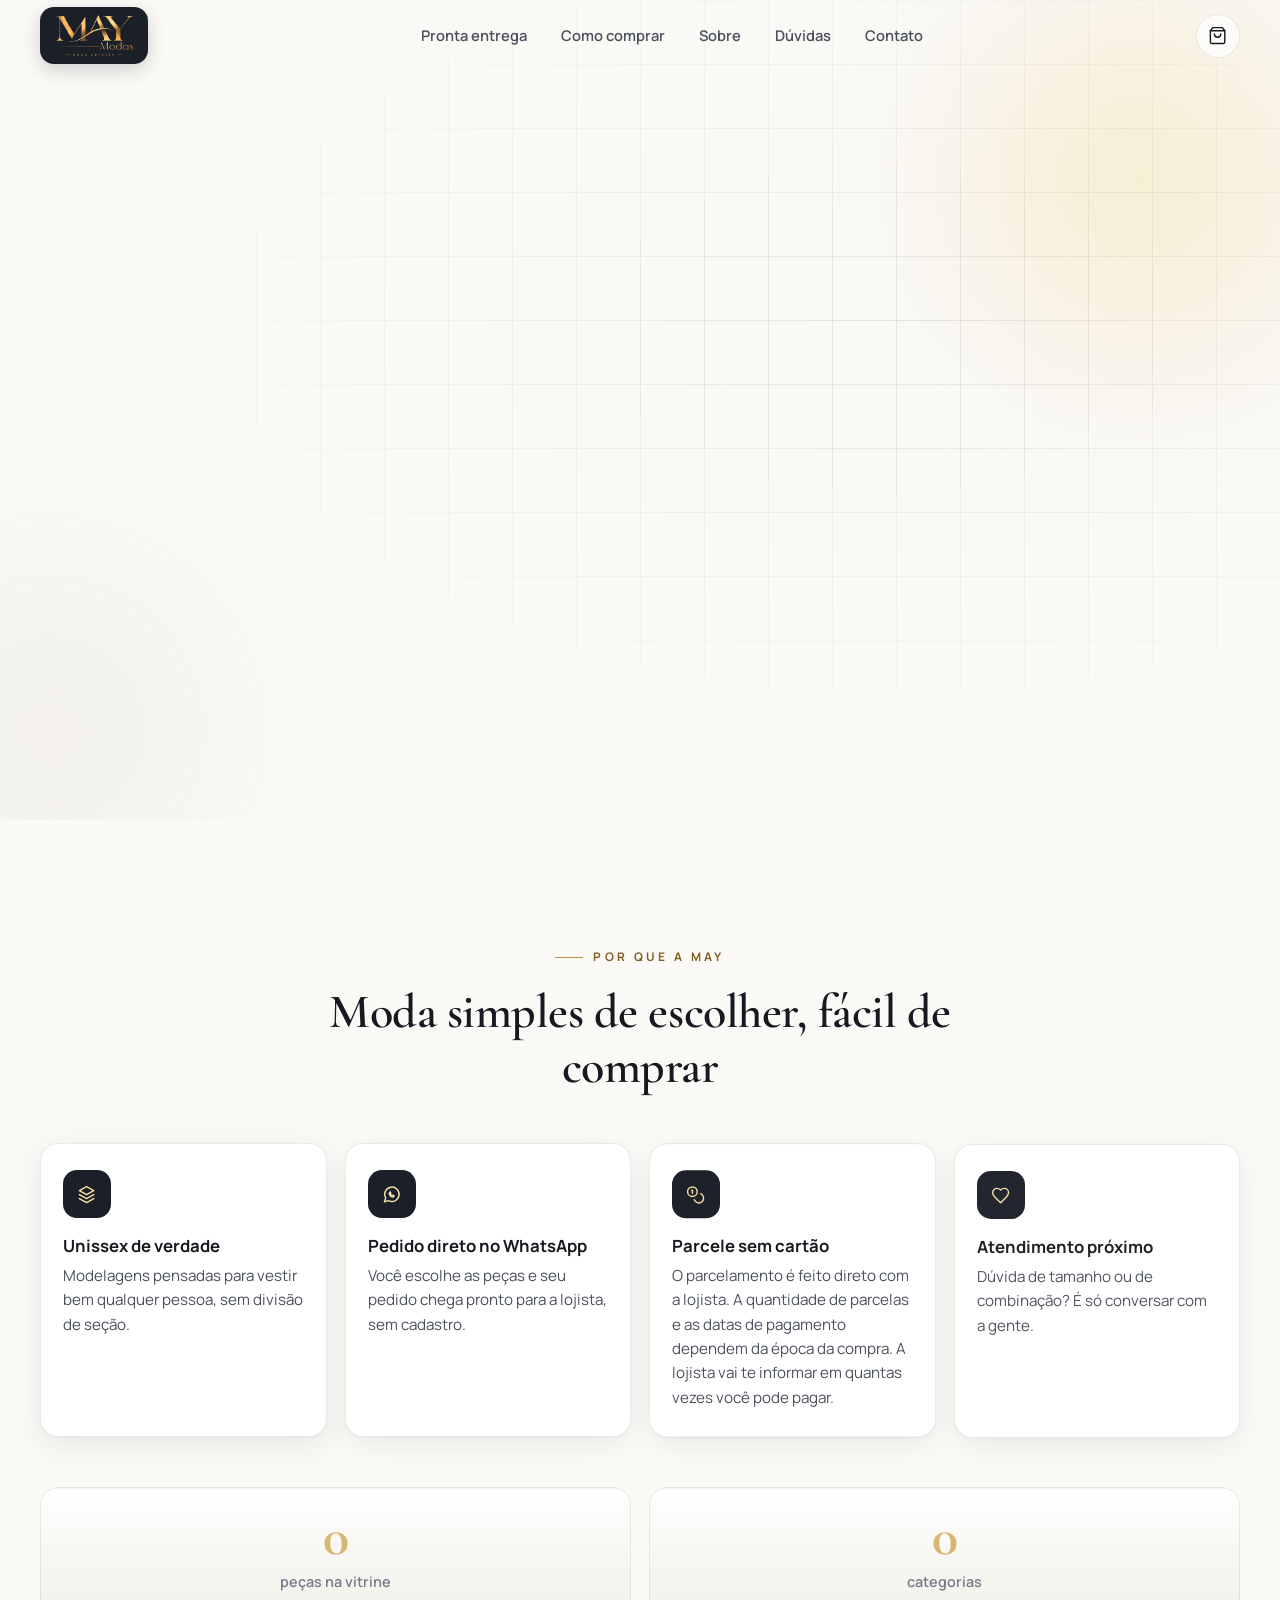
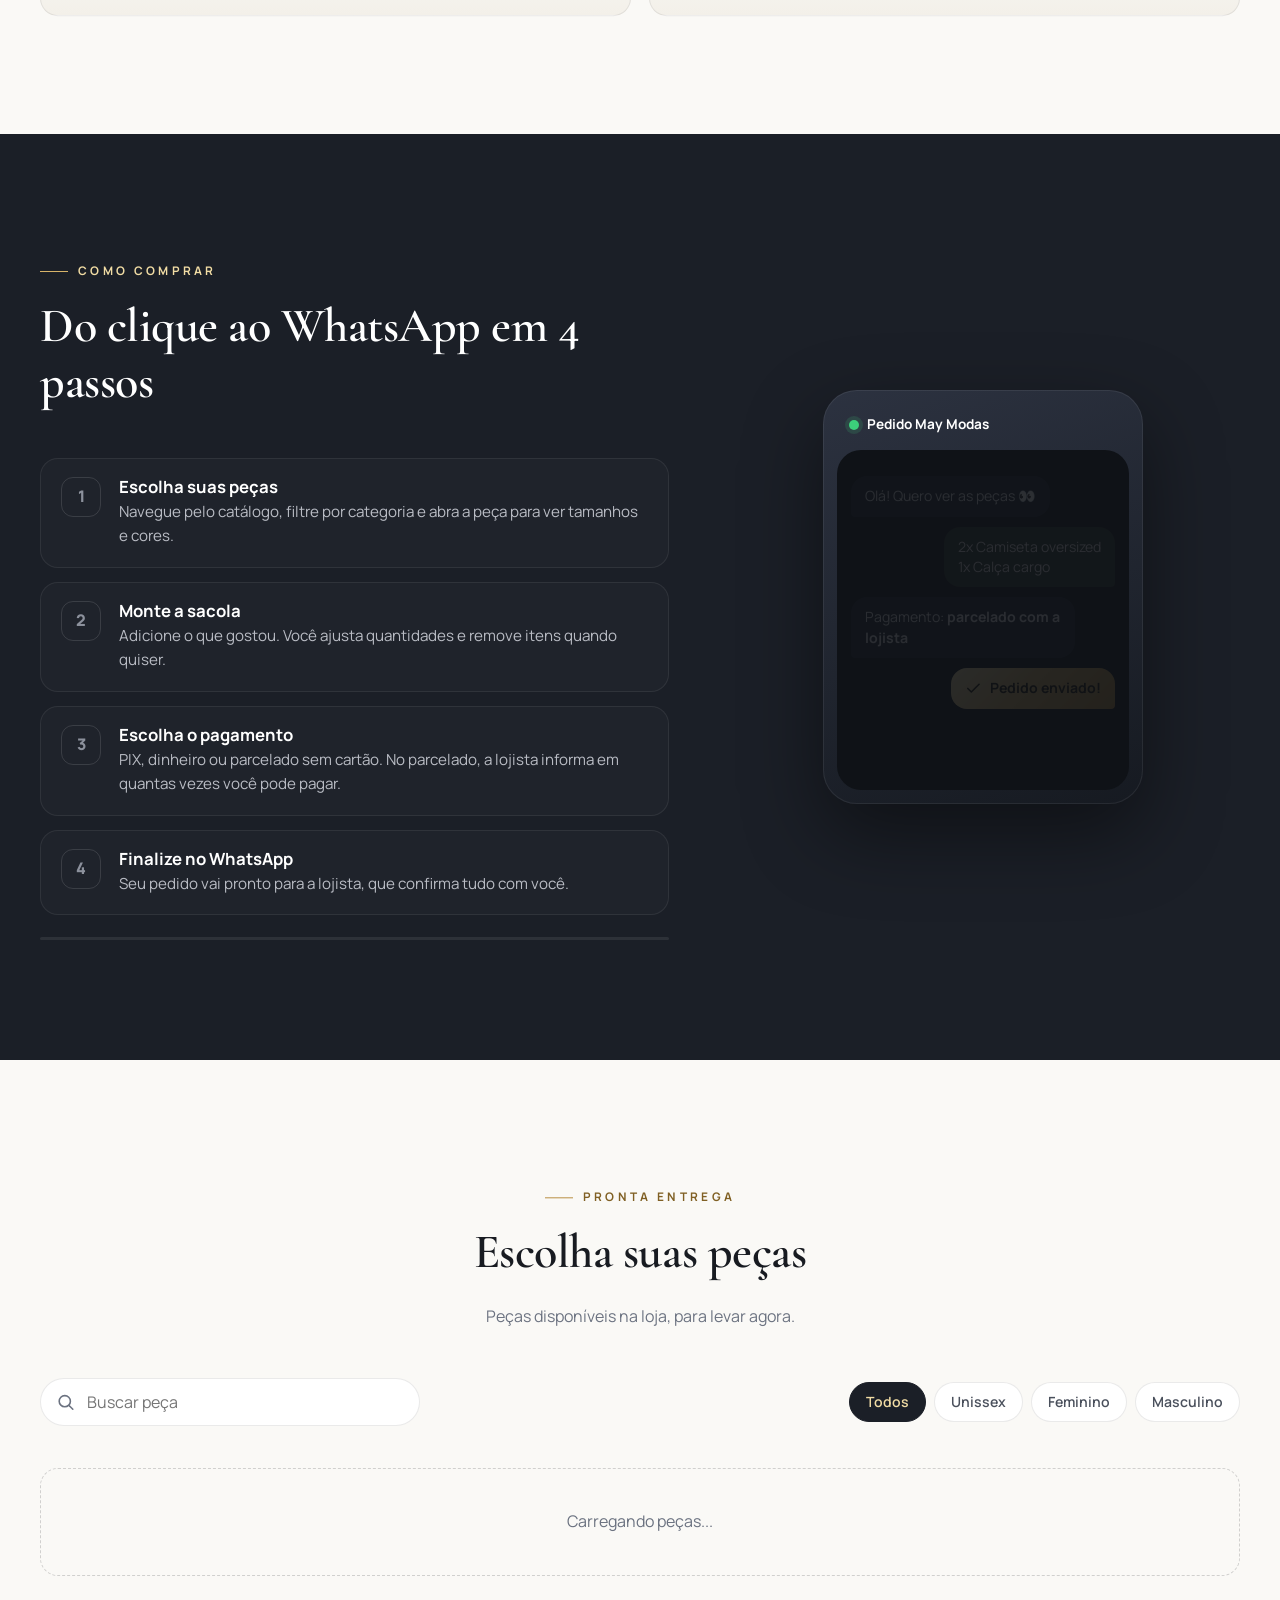
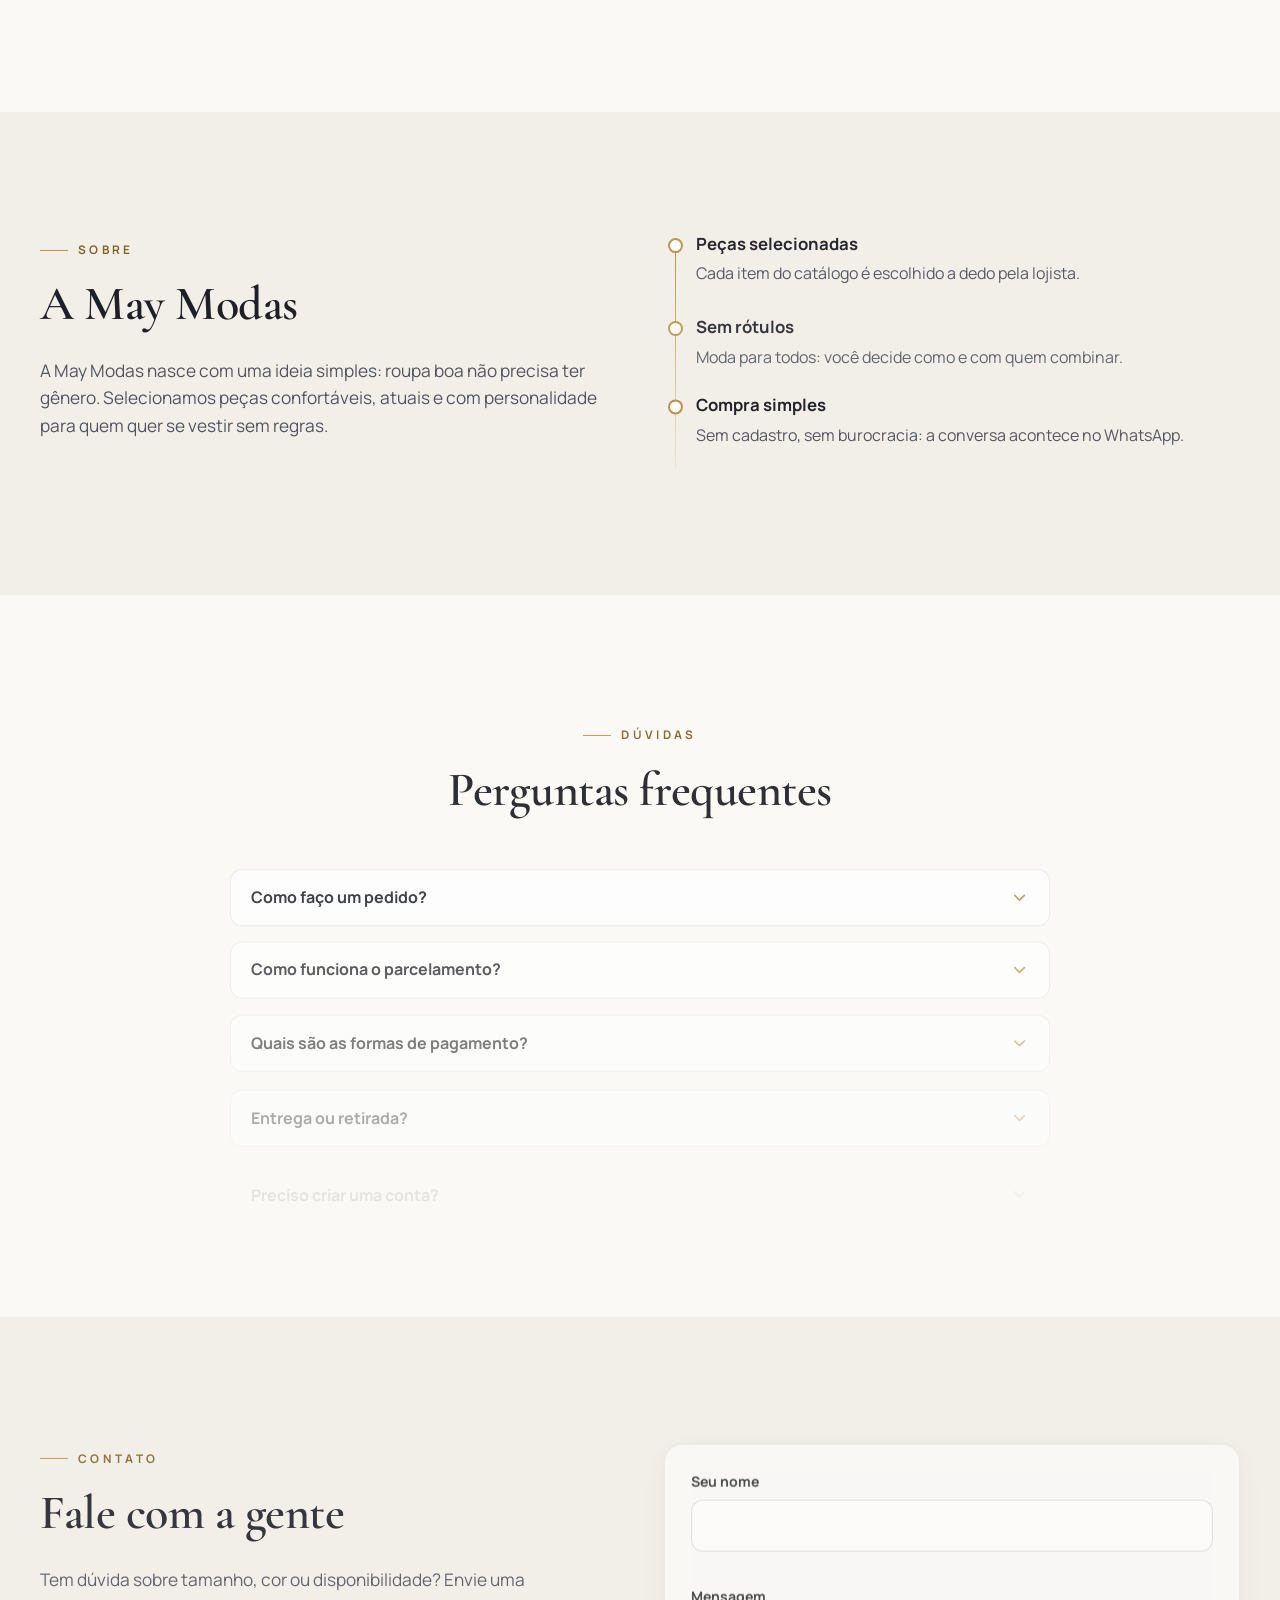
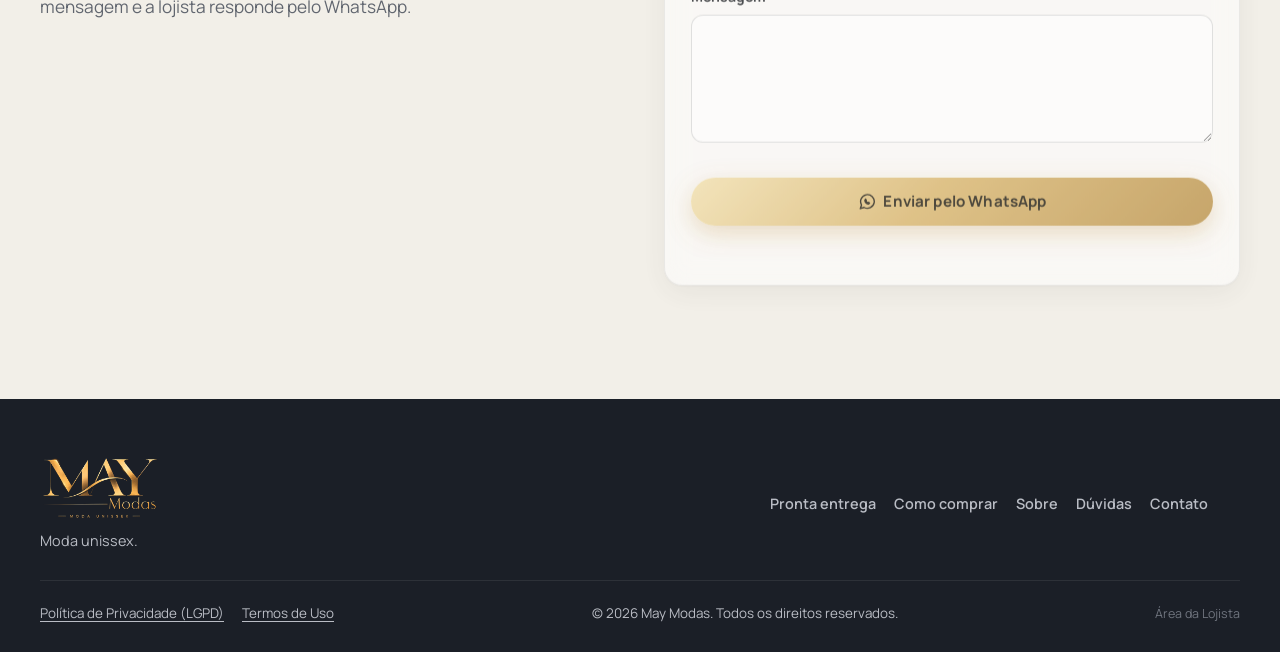
<file: index.html>
<!doctype html>
<html lang="pt-BR">
<head>
<meta charset="utf-8">
<meta name="viewport" content="width=device-width, initial-scale=1">
<meta name="theme-color" content="#1b1f27">
<meta name="mm-version" content="2026-10-28-fotos">
<title>May Modas | Moda unissex</title>
<meta name="description" content="Peças unissex para todos os momentos. Escolha suas peças e finalize o pedido direto no WhatsApp da May Modas.">
<meta property="og:type" content="website">
<meta property="og:title" content="May Modas | Moda unissex">
<meta property="og:description" content="Peças unissex para todos os momentos. Pedido direto no WhatsApp, com parcelamento sem cartão combinado com a lojista.">
<meta property="og:image" content="assets/logo.webp">
<meta property="og:locale" content="pt_BR">
<link rel="icon" type="image/png" href="assets/favicon.png">
<link rel="preconnect" href="https://fonts.googleapis.com">
<link rel="preconnect" href="https://fonts.gstatic.com" crossorigin>
<link href="https://fonts.googleapis.com/css2?family=Cormorant+Garamond:wght@500;600;700&family=Manrope:wght@400;500;600;700;800&display=swap" rel="stylesheet">
<link rel="stylesheet" href="css/style.css?v=20261102a">
</head>
<body>
<svg width="0" height="0" class="sprite" aria-hidden="true" focusable="false">
<symbol id="i-bag" viewBox="0 0 24 24" fill="none" stroke="currentColor" stroke-width="1.8" stroke-linecap="round" stroke-linejoin="round"><path d="M6 2 3 6v14a2 2 0 0 0 2 2h14a2 2 0 0 0 2-2V6l-3-4z"/><path d="M3 6h18"/><path d="M16 10a4 4 0 0 1-8 0"/></symbol>
<symbol id="i-whatsapp" viewBox="0 0 24 24" fill="none" stroke="currentColor" stroke-width="1.8" stroke-linecap="round" stroke-linejoin="round"><path d="M3 21l1.65-4.9A9 9 0 1 1 8 19.4z"/><path d="M9 10c0 3 2.5 5 5 5l1.2-1.4-2-1-.8.7c-.9-.4-1.6-1.1-2-2l.7-.8-1-2z"/></symbol>
<symbol id="i-layers" viewBox="0 0 24 24" fill="none" stroke="currentColor" stroke-width="1.8" stroke-linecap="round" stroke-linejoin="round"><path d="m12 2 9 5-9 5-9-5z"/><path d="m3 12 9 5 9-5"/><path d="m3 17 9 5 9-5"/></symbol>
<symbol id="i-coins" viewBox="0 0 24 24" fill="none" stroke="currentColor" stroke-width="1.8" stroke-linecap="round" stroke-linejoin="round"><circle cx="8" cy="8" r="6"/><path d="M18.1 10.4a6 6 0 1 1-7.7 7.7"/><path d="M7 6h1v4"/></symbol>
<symbol id="i-heart" viewBox="0 0 24 24" fill="none" stroke="currentColor" stroke-width="1.8" stroke-linecap="round" stroke-linejoin="round"><path d="M19 14c1.5-1.5 3-3.2 3-5.5A5.5 5.5 0 0 0 16.5 3c-1.8 0-3 .5-4.5 2-1.5-1.5-2.7-2-4.5-2A5.5 5.5 0 0 0 2 8.5c0 2.3 1.5 4 3 5.5l7 7z"/></symbol>
<symbol id="i-x" viewBox="0 0 24 24" fill="none" stroke="currentColor" stroke-width="2" stroke-linecap="round" stroke-linejoin="round"><path d="M18 6 6 18M6 6l12 12"/></symbol>
<symbol id="i-menu" viewBox="0 0 24 24" fill="none" stroke="currentColor" stroke-width="2" stroke-linecap="round" stroke-linejoin="round"><path d="M4 6h16M4 12h16M4 18h16"/></symbol>
<symbol id="i-plus" viewBox="0 0 24 24" fill="none" stroke="currentColor" stroke-width="2" stroke-linecap="round" stroke-linejoin="round"><path d="M12 5v14M5 12h14"/></symbol>
<symbol id="i-minus" viewBox="0 0 24 24" fill="none" stroke="currentColor" stroke-width="2" stroke-linecap="round" stroke-linejoin="round"><path d="M5 12h14"/></symbol>
<symbol id="i-pin" viewBox="0 0 24 24" fill="none" stroke="currentColor" stroke-width="1.8" stroke-linecap="round" stroke-linejoin="round"><path d="M20 10c0 6-8 12-8 12S4 16 4 10a8 8 0 0 1 16 0z"/><circle cx="12" cy="10" r="3"/></symbol>
<symbol id="i-clock" viewBox="0 0 24 24" fill="none" stroke="currentColor" stroke-width="1.8" stroke-linecap="round" stroke-linejoin="round"><circle cx="12" cy="12" r="10"/><path d="M12 6v6l4 2"/></symbol>
<symbol id="i-instagram" viewBox="0 0 24 24" fill="none" stroke="currentColor" stroke-width="1.8" stroke-linecap="round" stroke-linejoin="round"><rect x="2" y="2" width="20" height="20" rx="5"/><circle cx="12" cy="12" r="4"/><path d="M17.5 6.5h.01"/></symbol>
<symbol id="i-check" viewBox="0 0 24 24" fill="none" stroke="currentColor" stroke-width="2.2" stroke-linecap="round" stroke-linejoin="round"><path d="M20 6 9 17l-5-5"/></symbol>
<symbol id="i-chevron" viewBox="0 0 24 24" fill="none" stroke="currentColor" stroke-width="2" stroke-linecap="round" stroke-linejoin="round"><path d="m6 9 6 6 6-6"/></symbol>
<symbol id="i-arrow" viewBox="0 0 24 24" fill="none" stroke="currentColor" stroke-width="2" stroke-linecap="round" stroke-linejoin="round"><path d="M5 12h14M13 6l6 6-6 6"/></symbol>
<symbol id="i-search" viewBox="0 0 24 24" fill="none" stroke="currentColor" stroke-width="2" stroke-linecap="round" stroke-linejoin="round"><circle cx="11" cy="11" r="7"/><path d="m21 21-4.3-4.3"/></symbol>
<symbol id="i-edit" viewBox="0 0 24 24" fill="none" stroke="currentColor" stroke-width="1.8" stroke-linecap="round" stroke-linejoin="round"><path d="M12 20h9"/><path d="M16.5 3.5a2.1 2.1 0 0 1 3 3L7 19l-4 1 1-4z"/></symbol>
<symbol id="i-trash" viewBox="0 0 24 24" fill="none" stroke="currentColor" stroke-width="1.8" stroke-linecap="round" stroke-linejoin="round"><path d="M3 6h18M8 6V4h8v2M19 6l-1 14H6L5 6"/></symbol>
<symbol id="i-image" viewBox="0 0 24 24" fill="none" stroke="currentColor" stroke-width="1.8" stroke-linecap="round" stroke-linejoin="round"><rect x="3" y="3" width="18" height="18" rx="2"/><circle cx="9" cy="9" r="2"/><path d="m21 15-5-5L5 21"/></symbol>
<symbol id="i-store" viewBox="0 0 24 24" fill="none" stroke="currentColor" stroke-width="1.8" stroke-linecap="round" stroke-linejoin="round"><path d="M3 9 4.5 3h15L21 9"/><path d="M3 9a3 3 0 0 0 6 0 3 3 0 0 0 6 0 3 3 0 0 0 6 0"/><path d="M5 12v9h14v-9"/></symbol>
</svg>
<div class="announce" id="announce" hidden></div>
<header class="header" id="header">
  <div class="wrap header-in">
    <a class="brand" href="#inicio" aria-label="Início" id="brand"></a>
    <nav class="nav" id="nav" aria-label="Principal">
      <a href="#catalogo">Pronta entrega</a><a href="#encomenda" data-enc-link hidden>Sob encomenda</a><a href="#como-funciona">Como comprar</a><a href="#sobre">Sobre</a><a href="#faq">Dúvidas</a><a href="#contato">Contato</a>
    </nav>
    <div class="header-actions">
      <button class="icon-btn" id="bagBtn" type="button" aria-label="Abrir sacola"><svg class="ico"><use href="#i-bag"/></svg><span class="bag-count" id="bagCount" hidden>0</span></button>
      <button class="icon-btn menu-btn" id="menuBtn" type="button" aria-label="Abrir menu" aria-expanded="false" aria-controls="nav"><svg class="ico"><use href="#i-menu"/></svg></button>
    </div>
  </div>
</header>
<main id="inicio">
  <section class="hero" aria-labelledby="heroTitle">
    <div class="hero-bg" aria-hidden="true"><span class="orb orb-1"></span><span class="orb orb-2"></span><span class="grid-lines"></span></div>
    <div class="wrap hero-in">
      <div class="hero-copy">
        <p class="eyebrow" data-hero id="heroEyebrow">Moda unissex</p>
        <h1 id="heroTitle" class="hero-title"></h1>
        <p class="hero-sub" id="heroSub" data-hero></p>
        <div class="hero-cta" data-hero>
          <a class="btn btn-gold" href="#catalogo">Ver as peças <svg class="ico"><use href="#i-arrow"/></svg></a>
          <a class="btn btn-ghost" href="#como-funciona">Como comprar</a>
        </div>
        <ul class="hero-badges" data-hero>
          <li><svg class="ico"><use href="#i-whatsapp"/></svg> Pedido pelo WhatsApp</li>
          <li id="badgeInstLi"><svg class="ico"><use href="#i-coins"/></svg> <span id="badgeInst">Parcelamento sem cartão</span></li>
          <li><svg class="ico"><use href="#i-layers"/></svg> 100% unissex</li>
        </ul>
      </div>
      <div class="hero-visual" aria-hidden="true">
        <div class="logo-stage" id="logoStage">
          <svg class="ring" viewBox="0 0 400 400" fill="none"><circle class="ring-path" cx="200" cy="200" r="190" stroke="url(#gold)" stroke-width="1.2"/><circle class="ring-path" cx="200" cy="200" r="150" stroke="url(#gold)" stroke-width=".8" stroke-dasharray="3 9"/><defs><linearGradient id="gold" x1="0" y1="0" x2="1" y2="1"><stop offset="0" stop-color="#f1dca4"/><stop offset="1" stop-color="#b98f43"/></linearGradient></defs></svg>
          <div id="heroLogo"></div>
        </div>
      </div>
    </div>
  </section>
  <section class="section" id="diferenciais" aria-labelledby="difTitle">
    <div class="wrap">
      <header class="section-head reveal"><p class="kicker">Por que a May</p><h2 id="difTitle">Moda simples de escolher, fácil de comprar</h2></header>
      <div class="cards">
        <article class="card tilt reveal"><span class="card-ico"><svg class="ico"><use href="#i-layers"/></svg></span><h3>Unissex de verdade</h3><p>Modelagens pensadas para vestir bem qualquer pessoa, sem divisão de seção.</p></article>
        <article class="card tilt reveal"><span class="card-ico"><svg class="ico"><use href="#i-whatsapp"/></svg></span><h3>Pedido direto no WhatsApp</h3><p>Você escolhe as peças e seu pedido chega pronto para a lojista, sem cadastro.</p></article>
        <article class="card tilt reveal" id="cardInst"><span class="card-ico"><svg class="ico"><use href="#i-coins"/></svg></span><h3 id="cardInstTitle">Parcele sem cartão</h3><p id="cardInstText">O parcelamento é feito direto com a lojista. Ela informa em quantas vezes você pode pagar.</p></article>
        <article class="card tilt reveal"><span class="card-ico"><svg class="ico"><use href="#i-heart"/></svg></span><h3>Atendimento próximo</h3><p>Dúvida de tamanho ou de combinação? É só conversar com a gente.</p></article>
      </div>
      <dl class="counters reveal" id="counters">
        <div><dd data-count="0" id="cntProducts">0</dd><dt>peças na vitrine</dt></div>
        <div><dd data-count="0" id="cntCats">0</dd><dt>categorias</dt></div>
      </dl>
    </div>
  </section>
  <section class="section section-dark" id="como-funciona" aria-labelledby="howTitle">
    <div class="wrap how">
      <div>
        <header class="section-head left reveal"><p class="kicker">Como comprar</p><h2 id="howTitle">Do clique ao WhatsApp em 4 passos</h2></header>
        <ol class="steps">
          <li class="step" data-step="0"><span class="step-n">1</span><div><h3>Escolha suas peças</h3><p>Navegue pelo catálogo, filtre por categoria e abra a peça para ver tamanhos e cores.</p></div></li>
          <li class="step" data-step="1"><span class="step-n">2</span><div><h3>Monte a sacola</h3><p>Adicione o que gostou. Você ajusta quantidades e remove itens quando quiser.</p></div></li>
          <li class="step" data-step="2"><span class="step-n">3</span><div><h3>Escolha o pagamento</h3><p id="howPay">PIX, dinheiro ou parcelado sem cartão. No parcelado, a lojista informa em quantas vezes você pode pagar.</p></div></li>
          <li class="step" data-step="3"><span class="step-n">4</span><div><h3>Finalize no WhatsApp</h3><p>Seu pedido vai pronto para a lojista, que confirma tudo com você.</p></div></li>
        </ol>
        <div class="progress" aria-hidden="true"><span id="howBar"></span></div>
      </div>
      <div class="how-visual" aria-hidden="true">
        <div class="phone">
          <div class="phone-top"><span class="dot"></span> <span id="phoneName">Pedido</span></div>
          <div class="phone-body">
            <div class="bubble">Olá! Quero ver as peças 👀</div>
            <div class="bubble">2x Camiseta oversized<br>1x Calça cargo</div>
            <div class="bubble" id="phonePay">Pagamento: <strong>parcelado com a lojista</strong></div>
            <div class="bubble ok"><svg class="ico"><use href="#i-check"/></svg> Pedido enviado!</div>
          </div>
        </div>
      </div>
    </div>
  </section>
  <section class="section" id="catalogo" aria-labelledby="catTitle">
    <div class="wrap">
      <header class="section-head reveal"><p class="kicker">Pronta entrega</p><h2 id="catTitle">Escolha suas peças</h2><p class="lead-sm">Peças disponíveis na loja, para levar agora.</p></header>
      <div class="toolbar">
        <div class="search"><svg class="ico"><use href="#i-search"/></svg><label class="sr" for="q">Buscar peça</label><input id="q" type="search" placeholder="Buscar peça" autocomplete="off"></div>
        <div class="chips" id="genderChips" role="group" aria-label="Filtrar por público">
          <button type="button" class="chip on" data-gender="">Todos</button><button type="button" class="chip" data-gender="unissex">Unissex</button><button type="button" class="chip" data-gender="feminino">Feminino</button><button type="button" class="chip" data-gender="masculino">Masculino</button>
        </div>
      </div>
      <div class="chips cats" id="catChips" role="group" aria-label="Filtrar por categoria"></div>
      <div class="grid" id="grid" aria-live="polite"></div>
      <p class="empty" id="empty" hidden></p>
    </div>
  </section>
  <section class="section section-enc" id="encomenda" aria-labelledby="encTitle" hidden>
    <div class="wrap">
      <header class="section-head reveal"><p class="kicker">Sob encomenda</p><h2 id="encTitle">Peças direto do fabricante</h2><p class="lead-sm" id="encLead"></p></header>
      <div class="chips cats" id="encChips" role="group" aria-label="Linhas sob encomenda"></div>
      <div id="encLines"></div>
    </div>
  </section>
  <section class="section section-soft" id="sobre" aria-labelledby="aboutTitle">
    <div class="wrap about">
      <div class="reveal"><p class="kicker">Sobre</p><h2 id="aboutTitle"></h2><p class="lead pre" id="aboutText"></p></div>
      <ol class="timeline">
        <li class="tl reveal"><span class="tl-dot"></span><h3>Peças selecionadas</h3><p>Cada item do catálogo é escolhido a dedo pela lojista.</p></li>
        <li class="tl reveal"><span class="tl-dot"></span><h3>Sem rótulos</h3><p>Moda para todos: você decide como e com quem combinar.</p></li>
        <li class="tl reveal"><span class="tl-dot"></span><h3>Compra simples</h3><p>Sem cadastro, sem burocracia: a conversa acontece no WhatsApp.</p></li>
      </ol>
    </div>
  </section>
  <section class="section" id="faq" aria-labelledby="faqTitle">
    <div class="wrap narrow">
      <header class="section-head reveal"><p class="kicker">Dúvidas</p><h2 id="faqTitle">Perguntas frequentes</h2></header>
      <div class="faq">
        <div class="faq-item reveal"><h3><button type="button" class="faq-q" aria-expanded="false" aria-controls="fa1" id="fq1">Como faço um pedido? <svg class="ico"><use href="#i-chevron"/></svg></button></h3><div class="faq-a" id="fa1" role="region" aria-labelledby="fq1" hidden><p>Adicione as peças na sacola, toque em “Finalizar pedido”, preencha seus dados e escolha a forma de pagamento. O pedido abre pronto no WhatsApp da lojista.</p></div></div>
        <div class="faq-item reveal" id="faqEncItem" hidden><h3><button type="button" class="faq-q" aria-expanded="false" aria-controls="fa6" id="fq6">O que é “sob encomenda”? <svg class="ico"><use href="#i-chevron"/></svg></button></h3><div class="faq-a" id="fa6" role="region" aria-labelledby="fq6" hidden><p id="faqEnc"></p></div></div>
        <div class="faq-item reveal" id="faqInstItem"><h3><button type="button" class="faq-q" aria-expanded="false" aria-controls="fa2" id="fq2">Como funciona o parcelamento? <svg class="ico"><use href="#i-chevron"/></svg></button></h3><div class="faq-a" id="fa2" role="region" aria-labelledby="fq2" hidden><p id="faqInst">O parcelamento é feito sem cartão, direto com a lojista. A quantidade de parcelas e as datas de pagamento dependem da época da compra, por isso quem informa em quantas vezes você pode pagar é a lojista, pelo WhatsApp, depois que você envia o pedido.</p></div></div>
        <div class="faq-item reveal"><h3><button type="button" class="faq-q" aria-expanded="false" aria-controls="fa3" id="fq3">Quais são as formas de pagamento? <svg class="ico"><use href="#i-chevron"/></svg></button></h3><div class="faq-a" id="fa3" role="region" aria-labelledby="fq3" hidden><p id="faqPay">PIX, dinheiro ou parcelado sem cartão. Você escolhe na hora de finalizar e a lojista confirma os detalhes com você.</p></div></div>
        <div class="faq-item reveal"><h3><button type="button" class="faq-q" aria-expanded="false" aria-controls="fa4" id="fq4">Entrega ou retirada? <svg class="ico"><use href="#i-chevron"/></svg></button></h3><div class="faq-a" id="fa4" role="region" aria-labelledby="fq4" hidden><p>No pedido você escolhe entre retirada e entrega. Valores e prazos de entrega são combinados com a lojista no WhatsApp.</p></div></div>
        <div class="faq-item reveal"><h3><button type="button" class="faq-q" aria-expanded="false" aria-controls="fa5" id="fq5">Preciso criar uma conta? <svg class="ico"><use href="#i-chevron"/></svg></button></h3><div class="faq-a" id="fa5" role="region" aria-labelledby="fq5" hidden><p>Não. Basta informar nome e WhatsApp ao finalizar o pedido.</p></div></div>
      </div>
    </div>
  </section>
  <section class="section section-soft" id="contato" aria-labelledby="ctTitle">
    <div class="wrap contact">
      <div class="reveal"><p class="kicker">Contato</p><h2 id="ctTitle">Fale com a gente</h2><p class="lead">Tem dúvida sobre tamanho, cor ou disponibilidade? Envie uma mensagem e a lojista responde pelo WhatsApp.</p><ul class="info" id="info"></ul></div>
      <form class="form reveal" id="contactForm" novalidate>
        <div class="field"><label for="cName">Seu nome</label><input id="cName" name="name" type="text" autocomplete="name" maxlength="80"><small class="err" role="alert"></small></div>
        <div class="field"><label for="cMsg">Mensagem</label><textarea id="cMsg" name="message" rows="4" maxlength="600"></textarea><small class="err" role="alert"></small></div>
        <button class="btn btn-gold" type="submit"><svg class="ico"><use href="#i-whatsapp"/></svg> Enviar pelo WhatsApp</button>
        <p class="form-status" id="cStatus" role="status"></p>
      </form>
    </div>
  </section>
</main>
<footer class="footer">
  <div class="wrap foot-in">
    <div class="foot-brand"><div id="footLogo"></div><p id="footTag">Moda unissex.</p></div>
    <nav class="foot-nav" aria-label="Rodapé"><a href="#catalogo">Pronta entrega</a><a href="#encomenda" data-enc-link hidden>Sob encomenda</a><a href="#como-funciona">Como comprar</a><a href="#sobre">Sobre</a><a href="#faq">Dúvidas</a><a href="#contato">Contato</a></nav>
    <div class="foot-social" id="footSocial"></div>
  </div>
  <div class="wrap foot-legal">
    <div class="legal-links"><button type="button" class="linklike" data-legal="privacidade">Política de Privacidade (LGPD)</button><button type="button" class="linklike" data-legal="termos">Termos de Uso</button></div>
    <p>© <span id="year"></span> <span id="footName">May Modas</span>. Todos os direitos reservados.</p>
    <a class="lojista-link" href="lojista.html" rel="nofollow">Área da Lojista</a>
  </div>
</footer>
<button class="fab" id="fab" type="button" hidden><svg class="ico"><use href="#i-bag"/></svg><span id="fabText">Ver sacola</span></button>
<dialog class="modal" id="productModal" aria-labelledby="pmName"><div class="modal-in" id="pmBody"></div></dialog>
<dialog class="modal modal-sm" id="legalModal" aria-labelledby="legalTitle"><div class="modal-in"><button class="icon-btn modal-x" type="button" data-close aria-label="Fechar"><svg class="ico"><use href="#i-x"/></svg></button><h2 id="legalTitle"></h2><div class="legal-body" id="legalBody"></div></div></dialog>
<div class="scrim" id="scrim" hidden></div>
<aside class="drawer" id="drawer" aria-labelledby="drawerTitle" aria-hidden="true" tabindex="-1">
  <div class="drawer-head"><h2 id="drawerTitle">Sua sacola</h2><button class="icon-btn" type="button" id="drawerClose" aria-label="Fechar sacola"><svg class="ico"><use href="#i-x"/></svg></button></div>
  <div class="drawer-body" id="drawerBody"></div>
</aside>
<div class="toast" id="toast" role="status" aria-live="polite"></div>
<script src="js/vendor/anime-3.2.2.min.js"></script>
<script src="js/vendor/supabase-2.117.2.js"></script>
<script src="js/config.js?v=20261102a"></script>
<script src="js/loja.js?v=20261102a"></script>
</body>
</html>
</file>
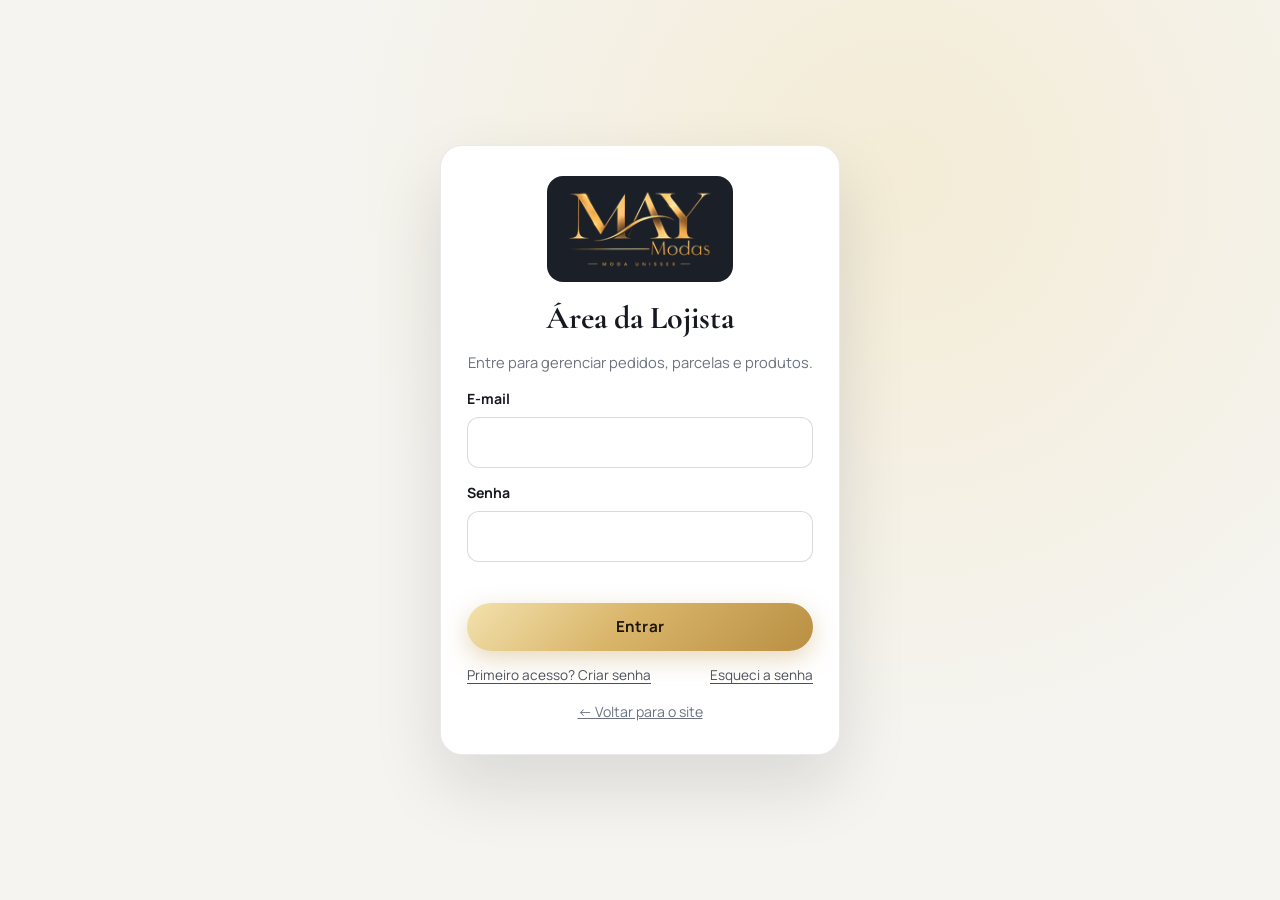
<file: lojista.html>
<!doctype html>
<html lang="pt-BR">
<head>
<meta charset="utf-8">
<meta name="viewport" content="width=device-width, initial-scale=1">
<meta name="robots" content="noindex, nofollow">
<meta name="theme-color" content="#1b1f27">
<title>Área da Lojista | May Modas</title>
<link rel="icon" type="image/png" href="assets/favicon.png">
<link rel="preconnect" href="https://fonts.googleapis.com">
<link rel="preconnect" href="https://fonts.gstatic.com" crossorigin>
<link href="https://fonts.googleapis.com/css2?family=Cormorant+Garamond:wght@500;600;700&family=Manrope:wght@400;500;600;700;800&display=swap" rel="stylesheet">
<link rel="stylesheet" href="css/style.css?v=20261102a">
<link rel="stylesheet" href="css/painel.css?v=20261102a">
</head>
<body class="painel">
<svg width="0" height="0" class="sprite" aria-hidden="true" focusable="false">
<symbol id="i-x" viewBox="0 0 24 24" fill="none" stroke="currentColor" stroke-width="2" stroke-linecap="round" stroke-linejoin="round"><path d="M18 6 6 18M6 6l12 12"/></symbol>
<symbol id="i-plus" viewBox="0 0 24 24" fill="none" stroke="currentColor" stroke-width="2" stroke-linecap="round" stroke-linejoin="round"><path d="M12 5v14M5 12h14"/></symbol>
<symbol id="i-edit" viewBox="0 0 24 24" fill="none" stroke="currentColor" stroke-width="1.8" stroke-linecap="round" stroke-linejoin="round"><path d="M12 20h9"/><path d="M16.5 3.5a2.1 2.1 0 0 1 3 3L7 19l-4 1 1-4z"/></symbol>
<symbol id="i-trash" viewBox="0 0 24 24" fill="none" stroke="currentColor" stroke-width="1.8" stroke-linecap="round" stroke-linejoin="round"><path d="M3 6h18M8 6V4h8v2M19 6l-1 14H6L5 6"/></symbol>
<symbol id="i-image" viewBox="0 0 24 24" fill="none" stroke="currentColor" stroke-width="1.8" stroke-linecap="round" stroke-linejoin="round"><rect x="3" y="3" width="18" height="18" rx="2"/><circle cx="9" cy="9" r="2"/><path d="m21 15-5-5L5 21"/></symbol>
<symbol id="i-whatsapp" viewBox="0 0 24 24" fill="none" stroke="currentColor" stroke-width="1.8" stroke-linecap="round" stroke-linejoin="round"><path d="M3 21l1.65-4.9A9 9 0 1 1 8 19.4z"/><path d="M9 10c0 3 2.5 5 5 5l1.2-1.4-2-1-.8.7c-.9-.4-1.6-1.1-2-2l.7-.8-1-2z"/></symbol>
<symbol id="i-menu" viewBox="0 0 24 24" fill="none" stroke="currentColor" stroke-width="2" stroke-linecap="round"><path d="M4 6h16M4 12h16M4 18h16"/></symbol>
<symbol id="i-check" viewBox="0 0 24 24" fill="none" stroke="currentColor" stroke-width="2.2" stroke-linecap="round" stroke-linejoin="round"><path d="M20 6 9 17l-5-5"/></symbol>
</svg>

<!-- Login -->
<main class="login" id="loginView" hidden>
  <form class="login-card" id="loginForm" novalidate>
    <img src="assets/logo-small.webp" alt="May Modas" class="login-logo">
    <h1 id="loginTitle">Área da Lojista</h1>
    <p class="muted" id="loginSub">Entre para gerenciar pedidos, parcelas e produtos.</p>
    <div class="field"><label for="lEmail">E-mail</label><input id="lEmail" type="email" autocomplete="username"></div>
    <div class="field" id="passField"><label for="lPass">Senha</label><input id="lPass" type="password" autocomplete="current-password"></div>
    <p class="err" id="loginErr" role="alert"></p>
    <p class="okmsg" id="loginOk" role="status"></p>
    <button class="btn btn-gold btn-block" type="submit" id="loginBtn">Entrar</button>
    <div class="login-links">
      <button type="button" class="linklike" id="toSignup">Primeiro acesso? Criar senha</button>
      <button type="button" class="linklike" id="toReset">Esqueci a senha</button>
    </div>
    <a class="back" href="index.html">← Voltar para o site</a>
  </form>
</main>

<!-- Nova senha (link de recuperação) -->
<main class="login" id="newPassView" hidden>
  <form class="login-card" id="newPassForm" novalidate>
    <img src="assets/logo-small.webp" alt="May Modas" class="login-logo">
    <h1>Nova senha</h1>
    <div class="field"><label for="np1">Nova senha (mín. 8 caracteres)</label><input id="np1" type="password" autocomplete="new-password"></div>
    <p class="err" id="npErr" role="alert"></p>
    <button class="btn btn-gold btn-block" type="submit">Salvar senha</button>
  </form>
</main>

<!-- Painel -->
<div class="app" id="appView" hidden>
  <aside class="side" id="side">
    <img src="assets/logo-small.webp" alt="May Modas" class="side-logo">
    <nav class="side-nav" aria-label="Painel">
      <button type="button" data-view="inicio" class="on">Início</button>
      <button type="button" data-view="pedidos">Pedidos <span class="pill" id="pillNovos" hidden></span></button>
      <button type="button" data-view="parcelas">Parcelas <span class="pill warn" id="pillVencidas" hidden></span></button>
      <button type="button" data-view="encomendas">Comprar no fornecedor</button>
      <button type="button" data-view="produtos">Produtos</button>
      <button type="button" data-view="repasse">Repasse</button>
      <button type="button" data-view="loja">Minha loja</button>
    </nav>
    <div class="side-foot">
      <a href="index.html" target="_blank" rel="noopener">Ver site</a>
      <button type="button" id="logout">Sair</button>
    </div>
  </aside>
  <div class="main">
    <header class="top">
      <button class="icon-btn mob-menu" id="mobMenu" type="button" aria-label="Menu"><svg class="ico"><use href="#i-menu"/></svg></button>
      <h1 id="viewTitle">Início</h1>
      <span class="who" id="who"></span>
    </header>
    <section id="view"></section>
  </div>
</div>

<dialog class="modal modal-sm" id="dlg"><div class="modal-in" id="dlgBody"></div></dialog>
<div class="toast" id="toast" role="status" aria-live="polite"></div>

<script src="js/vendor/supabase-2.117.2.js"></script>
<script src="js/config.js?v=20261102a"></script>
<script src="js/painel.js?v=20261102a"></script>
</body>
</html>
</file>
<file: css/style.css>
:root{--bg:#faf9f6;--bg-soft:#f2efe8;--surface:#fff;--glass:rgba(255,255,255,.72);--ink:#16191f;--ink-2:#4a505c;--ink-3:#6b7280;--line:rgba(22,25,31,.09);--graphite:#1b1f27;--gold-1:#f1dca4;--gold-2:#d9b56a;--gold-3:#b98f43;--gold-ink:#7f5f22;--gold-grad:linear-gradient(135deg,#f3e1ad 0%,#d9b56a 45%,#b98f43 100%);--ok:#1f8a5b;--danger:#b4372f;--radius:18px;--radius-sm:12px;--shadow:0 1px 2px rgba(16,20,28,.04),0 8px 30px rgba(16,20,28,.07);--shadow-lg:0 24px 60px rgba(16,20,28,.16);--font-display:'Cormorant Garamond',Georgia,serif;--font:'Manrope',system-ui,-apple-system,'Segoe UI',sans-serif;--header-h:72px;color-scheme:light}
*,*::before,*::after{box-sizing:border-box}
[hidden]{display:none!important}
html{scroll-behavior:smooth;scroll-padding-top:calc(var(--header-h) + 12px);-webkit-text-size-adjust:100%}
body{margin:0;font-family:var(--font);font-size:16px;line-height:1.6;color:var(--ink);background:var(--bg);-webkit-font-smoothing:antialiased;overflow-x:hidden}
img{max-width:100%;height:auto;display:block}
a{color:inherit}
button,input,select,textarea{font:inherit;color:inherit}
h1,h2,h3{line-height:1.15;margin:0 0 .5em}
h2{font-family:var(--font-display);font-weight:600;font-size:clamp(2rem,4.2vw,3rem);letter-spacing:-.01em}
h3{font-size:1.05rem;font-weight:700}
p{margin:0 0 1em}
.sprite{position:absolute}
.ico{width:1.2em;height:1.2em;flex:none}
.sr{position:absolute;width:1px;height:1px;overflow:hidden;clip:rect(0 0 0 0);white-space:nowrap}
:focus-visible{outline:2px solid var(--gold-3);outline-offset:3px;border-radius:6px}
.wrap{width:min(1200px,100% - 32px);margin-inline:auto}
.narrow{width:min(820px,100% - 32px)}
.btn{display:inline-flex;align-items:center;justify-content:center;gap:.5em;min-height:48px;padding:0 22px;border-radius:999px;border:0;font-weight:700;font-size:.95rem;letter-spacing:.01em;text-decoration:none;cursor:pointer;transition:transform .25s ease,box-shadow .25s ease,background-color .25s ease}
.btn:active{transform:scale(.97)}
.btn-gold{background:var(--gold-grad);color:#1b1608;box-shadow:0 8px 24px rgba(185,143,67,.35)}
.btn-gold:hover{box-shadow:0 12px 32px rgba(185,143,67,.45);transform:translateY(-2px)}
.btn-ghost{background:var(--glass);border:1px solid var(--line);color:var(--ink);backdrop-filter:blur(10px)}
.btn-ghost:hover{transform:translateY(-2px);background:#fff}
.btn-dark{background:var(--graphite);color:#fff}
.btn-dark:hover{transform:translateY(-2px)}
.btn-block{width:100%}
.btn-sm{min-height:40px;padding:0 16px;font-size:.88rem}
.btn[disabled]{opacity:.55;cursor:not-allowed;transform:none}
.icon-btn{display:inline-grid;place-items:center;width:44px;height:44px;border-radius:50%;border:1px solid var(--line);background:var(--glass);cursor:pointer;position:relative;transition:transform .2s ease,background-color .2s ease}
.icon-btn:hover{background:#fff}
.icon-btn:active{transform:scale(.92)}
.linklike{background:none;border:0;padding:0;cursor:pointer;text-decoration:underline;text-underline-offset:3px}
.announce{background:var(--graphite);color:var(--gold-1);text-align:center;font-size:.85rem;padding:8px 16px;letter-spacing:.02em}
.header{position:sticky;top:0;z-index:40;height:var(--header-h);transition:background-color .3s,box-shadow .3s,border-color .3s;border-bottom:1px solid transparent}
.header.scrolled{background:rgba(250,249,246,.85);backdrop-filter:saturate(1.4) blur(14px);-webkit-backdrop-filter:saturate(1.4) blur(14px);border-color:var(--line)}
.header-in{height:100%;display:flex;align-items:center;justify-content:space-between;gap:16px}
.brand{display:inline-flex;padding:6px 12px;border-radius:14px;background:var(--graphite);box-shadow:0 6px 18px rgba(16,20,28,.18);min-width:60px;min-height:40px}
.brand img{width:84px;height:auto}
.brand .txt-logo{font-family:var(--font-display);font-weight:700;color:var(--gold-2);font-size:1.3rem;line-height:1.4}
.nav{display:flex;gap:6px}
.nav a{text-decoration:none;font-weight:600;font-size:.92rem;padding:8px 14px;border-radius:999px;color:var(--ink-2);transition:background-color .2s,color .2s}
.nav a:hover{background:rgba(22,25,31,.05);color:var(--ink)}
.header-actions{display:flex;gap:8px}
.bag-count{position:absolute;top:-4px;right:-4px;min-width:20px;height:20px;padding:0 5px;border-radius:999px;background:var(--graphite);color:var(--gold-1);font-size:.72rem;font-weight:800;display:grid;place-items:center}
.menu-btn{display:none}
.hero{position:relative;min-height:min(820px,calc(100svh - var(--header-h)));display:grid;align-items:center;overflow:hidden;margin-top:calc(var(--header-h)*-1);padding-top:var(--header-h)}
.hero-bg{position:absolute;inset:0;pointer-events:none}
.orb{position:absolute;border-radius:50%;filter:blur(60px);opacity:.55}
.orb-1{width:520px;height:520px;right:-120px;top:-80px;background:radial-gradient(circle,#f3dfa8 0%,rgba(243,223,168,0) 70%)}
.orb-2{width:420px;height:420px;left:-160px;bottom:-120px;background:radial-gradient(circle,#e7e3da 0%,rgba(231,227,218,0) 70%)}
.grid-lines{position:absolute;inset:0;background-image:linear-gradient(var(--line) 1px,transparent 1px),linear-gradient(90deg,var(--line) 1px,transparent 1px);background-size:64px 64px;mask-image:radial-gradient(ellipse at 70% 40%,#000 0%,transparent 65%);-webkit-mask-image:radial-gradient(ellipse at 70% 40%,#000 0%,transparent 65%)}
.hero-in{position:relative;display:grid;grid-template-columns:1.05fr .95fr;gap:40px;align-items:center;padding-block:56px 80px}
.eyebrow,.kicker{display:inline-flex;align-items:center;gap:10px;text-transform:uppercase;letter-spacing:.28em;font-size:.74rem;font-weight:700;color:var(--gold-ink);margin-bottom:18px}
.eyebrow::before,.kicker::before{content:'';width:28px;height:1px;background:var(--gold-3)}
.hero-title{font-family:var(--font-display);font-weight:600;font-size:clamp(2.8rem,6.6vw,5.4rem);letter-spacing:-.02em;line-height:1.02;margin-bottom:22px}
.hero-title .w{display:inline-block;white-space:nowrap}
.hero-title .gold{background:var(--gold-grad);-webkit-background-clip:text;background-clip:text;color:transparent}
.hero-sub{font-size:clamp(1rem,1.6vw,1.15rem);color:var(--ink-2);max-width:520px}
.hero-cta{display:flex;flex-wrap:wrap;gap:12px;margin:28px 0 30px}
.hero-badges{list-style:none;margin:0;padding:0;display:flex;flex-wrap:wrap;gap:10px}
.hero-badges li{display:inline-flex;align-items:center;gap:8px;font-size:.85rem;font-weight:600;color:var(--ink-2);padding:8px 14px;border-radius:999px;background:var(--glass);border:1px solid var(--line);backdrop-filter:blur(8px)}
.hero-badges .ico{color:var(--gold-3)}
.hero-visual{display:grid;place-items:center}
.logo-stage{position:relative;width:min(440px,100%);aspect-ratio:1;display:grid;place-items:center;border-radius:50%;background:radial-gradient(circle at 50% 45%,#2a303c 0%,#1b1f27 62%);box-shadow:var(--shadow-lg),inset 0 0 0 1px rgba(241,220,164,.12)}
.ring{position:absolute;inset:-6%;width:112%;height:112%;z-index:0;pointer-events:none}
#heroLogo{position:relative;z-index:1;width:64%;display:grid;place-items:center}
.hero-logo{width:100%;margin:0 auto;filter:drop-shadow(0 6px 24px rgba(217,181,106,.25))}
.hero-logo-txt{font-family:var(--font-display);color:var(--gold-2);font-size:4rem;font-weight:700}
.section{padding-block:clamp(72px,10vw,120px);position:relative}
.section-soft{background:var(--bg-soft)}
.section-dark{background:var(--graphite);color:#e9e6df}
.section-dark h2,.section-dark h3{color:#fff}
.section-dark .kicker{color:var(--gold-1)}
.section-dark .kicker::before{background:var(--gold-2)}
.section-head{text-align:center;max-width:720px;margin:0 auto 48px}
.section-head.left{text-align:left;margin-inline:0}
.lead{font-size:1.08rem;color:var(--ink-2)}
.cards{display:grid;grid-template-columns:repeat(4,1fr);gap:18px;perspective:1000px}
.card{background:var(--surface);border:1px solid var(--line);border-radius:var(--radius);padding:26px 22px;box-shadow:var(--shadow);transform-style:preserve-3d;transition:transform .35s ease,box-shadow .35s ease}
.card:hover{box-shadow:var(--shadow-lg)}
.card p{color:var(--ink-2);font-size:.95rem;margin:0}
.card-ico{display:inline-grid;place-items:center;width:48px;height:48px;border-radius:14px;background:var(--graphite);color:var(--gold-1);margin-bottom:18px}
.counters{display:grid;grid-template-columns:repeat(2,1fr);gap:18px;margin:48px 0 0;text-align:center}
.counters>div{padding:22px;border-radius:var(--radius);background:linear-gradient(180deg,#fff,var(--bg-soft));border:1px solid var(--line)}
.counters dd{margin:0;font-family:var(--font-display);font-size:clamp(2.4rem,5vw,3.4rem);font-weight:700;line-height:1;background:var(--gold-grad);-webkit-background-clip:text;background-clip:text;color:transparent}
.counters dt{color:var(--ink-3);font-weight:600;font-size:.9rem;margin-top:6px}
.how{display:grid;grid-template-columns:1.1fr .9fr;gap:56px;align-items:center}
.steps{list-style:none;margin:0;padding:0;display:grid;gap:14px}
.step{display:flex;gap:18px;padding:18px 20px;border-radius:var(--radius);border:1px solid rgba(255,255,255,.07);background:rgba(255,255,255,.02);transition:background-color .4s,border-color .4s}
.step p{margin:0;color:#b9bcc4;font-size:.95rem}
.step h3{margin-bottom:4px}
.step-n{flex:none;width:40px;height:40px;border-radius:12px;display:grid;place-items:center;font-weight:800;color:#8c919c;border:1px solid rgba(255,255,255,.12);transition:all .4s}
.step.active{background:rgba(241,220,164,.06);border-color:rgba(241,220,164,.28)}
.step.active .step-n{background:var(--gold-grad);color:#1b1608;border-color:transparent}
.progress{height:3px;border-radius:3px;background:rgba(255,255,255,.08);margin-top:22px;overflow:hidden}
.progress span{display:block;height:100%;width:100%;background:var(--gold-grad);transform-origin:left;transform:scaleX(0);transition:transform .5s ease}
.how-visual{display:grid;place-items:center}
.phone{width:min(320px,100%);border-radius:34px;padding:14px;background:linear-gradient(160deg,#2c3240,#161a21);box-shadow:0 30px 80px rgba(0,0,0,.45),inset 0 0 0 1px rgba(255,255,255,.07)}
.phone-top{display:flex;align-items:center;gap:8px;color:#fff;font-weight:700;font-size:.85rem;padding:10px 12px 14px}
.phone-top .dot{width:10px;height:10px;border-radius:50%;background:#3ccf7b;box-shadow:0 0 0 4px rgba(60,207,123,.15)}
.phone-body{border-radius:24px;background:#0f1217;min-height:340px;padding:18px 14px;display:flex;flex-direction:column;gap:10px}
.bubble{align-self:flex-start;max-width:85%;padding:10px 14px;border-radius:16px 16px 16px 4px;background:#232935;color:#e7e7ea;font-size:.88rem;line-height:1.45;opacity:.12;transform:translateY(8px);transition:opacity .5s ease,transform .5s ease}
.bubble:nth-child(even){align-self:flex-end;border-radius:16px 16px 4px 16px;background:#2e3a2f}
.bubble.ok{background:var(--gold-grad);color:#1b1608;font-weight:700;display:inline-flex;gap:8px;align-items:center}
.bubble.show{opacity:1;transform:none}
.toolbar{display:flex;gap:14px;align-items:center;justify-content:space-between;flex-wrap:wrap;margin-bottom:14px}
.search{position:relative;flex:1 1 260px;max-width:380px}
.search .ico{position:absolute;left:16px;top:50%;transform:translateY(-50%);color:var(--ink-3)}
.search input{width:100%;height:48px;padding:0 16px 0 46px;border-radius:999px;border:1px solid var(--line);background:var(--surface)}
.search input:focus{outline:none;border-color:var(--gold-3);box-shadow:0 0 0 4px rgba(217,181,106,.18)}
.chips{display:flex;gap:8px;flex-wrap:wrap}
.chips.cats{margin-bottom:28px}
.chip{height:40px;padding:0 16px;border-radius:999px;border:1px solid var(--line);background:var(--surface);font-weight:600;font-size:.88rem;color:var(--ink-2);cursor:pointer;transition:all .2s ease}
.chip:hover{border-color:var(--gold-3);color:var(--ink)}
.chip.on{background:var(--graphite);color:var(--gold-1);border-color:var(--graphite)}
.grid{display:grid;grid-template-columns:repeat(auto-fill,minmax(240px,1fr));gap:22px}
.prod{background:var(--surface);border:1px solid var(--line);border-radius:var(--radius);overflow:hidden;display:flex;flex-direction:column;box-shadow:var(--shadow);transition:transform .3s ease,box-shadow .3s ease}
.prod:hover{transform:translateY(-4px);box-shadow:var(--shadow-lg)}
.prod-media{position:relative;aspect-ratio:4/5;background:var(--bg-soft);overflow:hidden;border:0;padding:0;cursor:pointer;width:100%}
.prod-media img{width:100%;height:100%;object-fit:cover;transition:transform .6s ease}
.prod:hover .prod-media img{transform:scale(1.05)}
.ph{width:100%;height:100%;display:grid;place-items:center;background:radial-gradient(circle at 50% 40%,#2a303c,#1b1f27)}
.ph img{width:55%;height:auto;object-fit:contain;opacity:.85}
.ph span{font-family:var(--font-display);color:var(--gold-2);font-size:2rem;font-weight:700}
.tag{position:absolute;top:12px;left:12px;padding:5px 10px;border-radius:999px;font-size:.72rem;font-weight:800;letter-spacing:.04em;background:var(--graphite);color:var(--gold-1)}
.tag.sale{background:var(--gold-grad);color:#1b1608}
.prod-info{padding:16px 18px 18px;display:flex;flex-direction:column;gap:6px;flex:1}
.prod-cat{font-size:.72rem;text-transform:uppercase;letter-spacing:.14em;color:var(--ink-3);font-weight:700}
.prod-name{font-weight:700;font-size:1rem;margin:0}
.price{display:flex;align-items:baseline;gap:8px;flex-wrap:wrap;margin-top:auto}
.price strong{font-size:1.15rem}
.price s{color:var(--ink-3);font-size:.88rem}
.inst{font-size:.8rem;color:var(--gold-ink);font-weight:600}
.prod-add{margin-top:10px}
.empty{text-align:center;color:var(--ink-3);padding:40px 16px;border:1px dashed rgba(22,25,31,.18);border-radius:var(--radius)}
.about{display:grid;grid-template-columns:1fr 1fr;gap:56px;align-items:start}
.timeline{list-style:none;margin:0;padding:0 0 0 28px;position:relative}
.timeline::before{content:'';position:absolute;left:7px;top:6px;bottom:6px;width:1px;background:linear-gradient(var(--gold-3),rgba(185,143,67,.1))}
.tl{position:relative;padding:0 0 28px}
.tl-dot{position:absolute;left:-28px;top:4px;width:15px;height:15px;border-radius:50%;background:var(--surface);border:2px solid var(--gold-3)}
.tl p{color:var(--ink-2);margin:0}
.faq{display:grid;gap:12px}
.faq-item{border:1px solid var(--line);border-radius:var(--radius-sm);background:var(--surface);overflow:hidden}
.faq-item h3{margin:0}
.faq-q{width:100%;display:flex;align-items:center;justify-content:space-between;gap:16px;text-align:left;padding:18px 20px;background:none;border:0;font-weight:700;font-size:1rem;cursor:pointer}
.faq-q .ico{transition:transform .3s ease;color:var(--gold-3)}
.faq-q[aria-expanded="true"] .ico{transform:rotate(180deg)}
.faq-a{padding:0 20px;overflow:hidden}
.faq-a p{color:var(--ink-2);padding-bottom:18px;margin:0}
.contact{display:grid;grid-template-columns:1fr 1fr;gap:48px;align-items:start}
.info{list-style:none;padding:0;margin:22px 0 0;display:grid;gap:12px}
.info li{display:flex;gap:12px;align-items:flex-start}
.info .ico{color:var(--gold-3);margin-top:3px}
.info a{font-weight:600}
.pre{white-space:pre-line}
.form{background:var(--glass);backdrop-filter:blur(12px);border:1px solid var(--line);border-radius:var(--radius);padding:26px;box-shadow:var(--shadow);display:grid;gap:16px}
.form.flat{box-shadow:none;padding:18px}
.field{display:grid;gap:6px}
.field label,.field legend,.lbl{font-weight:700;font-size:.88rem}
.field input,.field textarea,.field select{width:100%;min-height:48px;padding:12px 14px;border-radius:var(--radius-sm);border:1px solid rgba(22,25,31,.16);background:#fff;transition:border-color .2s,box-shadow .2s}
.field textarea{resize:vertical}
.field input:focus,.field textarea:focus,.field select:focus{outline:none;border-color:var(--gold-3);box-shadow:0 0 0 4px rgba(217,181,106,.18)}
.field.invalid input,.field.invalid textarea{border-color:var(--danger)}
.field.valid input,.field.valid textarea{border-color:var(--ok)}
.field small{color:var(--ink-3);font-size:.8rem}
.err{color:var(--danger);font-size:.82rem;min-height:1em;margin:0}
.err.c{text-align:center}
.form-status{margin:0;font-size:.9rem;font-weight:600;color:var(--ok);min-height:1.2em}
.form-status.bad{color:var(--danger)}
.footer{background:var(--graphite);color:#b9bcc4;padding:56px 0 28px}
.foot-in{display:grid;grid-template-columns:1fr auto auto;gap:32px;align-items:center;padding-bottom:28px;border-bottom:1px solid rgba(255,255,255,.08)}
.foot-brand img{width:120px}
.foot-brand p{margin:8px 0 0;font-size:.9rem}
.foot-nav{display:flex;gap:18px;flex-wrap:wrap}
.foot-nav a{text-decoration:none;font-weight:600;font-size:.9rem}
.foot-nav a:hover{color:var(--gold-1)}
.foot-social{display:flex;gap:10px}
.foot-social a{width:42px;height:42px;border-radius:50%;display:grid;place-items:center;border:1px solid rgba(255,255,255,.14);color:var(--gold-1)}
.foot-social a:hover{background:rgba(241,220,164,.1)}
.foot-legal{display:flex;flex-wrap:wrap;align-items:center;justify-content:space-between;gap:14px;padding-top:22px;font-size:.84rem}
.foot-legal p{margin:0}
.legal-links{display:flex;gap:18px;flex-wrap:wrap}
.legal-links .linklike{color:#b9bcc4;font-size:.84rem}
.lojista-link{color:#6f747e;font-size:.78rem;padding:0;border:0;background:none;cursor:pointer;text-decoration:none}
.lojista-link:hover{color:#b9bcc4;text-decoration:underline}
.modal{border:0;padding:0;border-radius:24px;width:min(920px,calc(100% - 24px));max-height:calc(100dvh - 24px);background:var(--surface);color:var(--ink);box-shadow:var(--shadow-lg)}
.modal::backdrop{background:rgba(14,16,21,.55);backdrop-filter:blur(4px)}
.modal-sm{width:min(640px,calc(100% - 24px))}
.modal-in{position:relative}
.modal-sm .modal-in{padding:32px 28px}
.modal-x{position:absolute;top:14px;right:14px;z-index:2;background:rgba(255,255,255,.92)}
.pm{display:grid;grid-template-columns:1fr 1fr}
.pm-gallery{background:var(--bg-soft);position:relative}
.pm-main{aspect-ratio:4/5;width:100%;object-fit:cover}
.pm-gallery .ph{aspect-ratio:4/5}
.pm-thumbs{display:flex;gap:8px;padding:10px;overflow-x:auto}
.pm-thumbs button{flex:none;width:60px;height:72px;border-radius:10px;overflow:hidden;border:2px solid transparent;padding:0;cursor:pointer;background:none}
.pm-thumbs button.on{border-color:var(--gold-3)}
.pm-thumbs img{width:100%;height:100%;object-fit:cover}
.pm-info{padding:34px 30px 30px;display:flex;flex-direction:column;gap:14px}
.pm-info h2{font-size:clamp(1.7rem,3vw,2.3rem);margin:0}
.pm-desc{color:var(--ink-2);white-space:pre-line;margin:0}
.opt-group{border:0;margin:0;padding:0;min-width:0}
.opt-group legend{font-weight:700;font-size:.85rem;margin-bottom:8px;padding:0}
.opts{display:flex;flex-wrap:wrap;gap:8px}
.opt{position:relative}
.opt input{position:absolute;opacity:0;inset:0;width:100%;height:100%;margin:0;min-height:0;padding:0}
.opt span{display:inline-grid;place-items:center;min-width:46px;height:42px;padding:0 14px;border-radius:12px;border:1px solid rgba(22,25,31,.16);font-weight:700;font-size:.88rem;cursor:pointer;transition:all .2s;background:#fff}
.opt input:checked+span{background:var(--graphite);color:var(--gold-1);border-color:var(--graphite)}
.opt input:focus-visible+span{outline:2px solid var(--gold-3);outline-offset:2px}
.qty{display:inline-flex;align-items:center;border:1px solid rgba(22,25,31,.16);border-radius:999px;height:44px}
.qty button{width:40px;height:100%;border:0;background:none;cursor:pointer;display:grid;place-items:center}
.qty output{min-width:28px;text-align:center;font-weight:700}
.pm-msg{color:var(--danger);font-size:.85rem;min-height:1.2em;margin:0}
.legal-body{color:var(--ink-2);font-size:.95rem}
.legal-body h3{color:var(--ink);margin-top:1.2em}
.scrim{position:fixed;inset:0;background:rgba(14,16,21,.5);z-index:60;backdrop-filter:blur(3px);opacity:0}
.drawer{position:fixed;top:0;right:0;bottom:0;z-index:61;width:min(460px,100%);background:var(--bg);display:flex;flex-direction:column;transform:translateX(105%);box-shadow:var(--shadow-lg);visibility:hidden}
.drawer.open{visibility:visible}
.drawer-head{display:flex;align-items:center;justify-content:space-between;padding:18px 20px;border-bottom:1px solid var(--line)}
.drawer-head h2{font-size:1.7rem;margin:0}
.drawer-body{flex:1;overflow-y:auto;padding:18px 20px 24px;display:flex;flex-direction:column;gap:14px}
.line{display:grid;grid-template-columns:68px 1fr auto;gap:12px;align-items:center;padding:10px;border-radius:var(--radius-sm);background:var(--surface);border:1px solid var(--line)}
.line-img{width:68px;height:80px;border-radius:10px;object-fit:cover;background:var(--graphite);overflow:hidden}
.line h3{font-size:.92rem;margin:0 0 2px}
.line small{color:var(--ink-3);display:block}
.line-right{display:grid;justify-items:end;gap:6px}
.line .qty{height:34px}
.line .qty button{width:30px}
.summary{margin-top:auto;padding:16px;border-radius:var(--radius);background:var(--surface);border:1px solid var(--line);display:grid;gap:6px}
.summary .row{display:flex;justify-content:space-between}
.summary .total{font-size:1.2rem;font-weight:800}
.pay-opts{display:grid;gap:8px}
.pay{display:flex;align-items:center;gap:12px;padding:14px;border-radius:var(--radius-sm);border:1px solid rgba(22,25,31,.14);background:var(--surface);cursor:pointer;transition:border-color .2s,box-shadow .2s}
.pay:has(input:checked){border-color:var(--gold-3);box-shadow:0 0 0 3px rgba(217,181,106,.2)}
.pay input{accent-color:#b98f43;width:18px;height:18px;min-height:0;padding:0;flex:none;margin:0}
.pay strong{display:block;font-size:.95rem}
.pay small{color:var(--ink-3)}
.inst-pick{margin-top:8px}
.seg{display:flex;gap:8px}
.seg label{flex:1}
.checkout-back{align-self:flex-start;background:none;border:0;cursor:pointer;color:var(--ink-2);font-weight:600;padding:0}
.note-box{font-size:.85rem;padding:12px 14px;border-radius:var(--radius-sm);background:rgba(217,181,106,.14);color:#5c4416;margin:0}
.drawer-empty{text-align:center;padding:40px 10px;color:var(--ink-3)}
.drawer-empty .ico{width:44px;height:44px;color:var(--gold-3);margin:0 auto 12px}
.done{text-align:center;padding:30px 6px}
.done-ico{width:72px;height:72px;border-radius:50%;display:grid;place-items:center;margin:0 auto 18px;background:var(--gold-grad);color:#1b1608}
.done-ico .ico{width:34px;height:34px}
.done code{font-weight:800;background:var(--bg-soft);padding:2px 8px;border-radius:6px}
.fab{position:fixed;right:16px;bottom:16px;z-index:50;display:none;align-items:center;gap:10px;height:54px;padding:0 20px;border-radius:999px;border:0;background:var(--graphite);color:var(--gold-1);font-weight:800;box-shadow:var(--shadow-lg);cursor:pointer}
.toast{position:fixed;left:50%;bottom:24px;z-index:200;transform:translate(-50%,140%);background:var(--graphite);color:#fff;padding:12px 18px;border-radius:999px;font-weight:600;font-size:.9rem;box-shadow:var(--shadow-lg);opacity:0;pointer-events:none;max-width:calc(100% - 32px);text-align:center;transition:transform .4s ease,opacity .4s ease}
.toast.show{transform:translate(-50%,0);opacity:1}
.reveal-on .reveal{opacity:0}
/* ---------- Painel da lojista ---------- */
.adm{position:fixed;inset:0;z-index:100;background:#f5f4f0;display:flex;flex-direction:column}
.adm-top{display:flex;align-items:center;gap:12px;padding:12px 20px;background:var(--graphite);color:#e9e6df;flex-wrap:wrap}
.adm-top h2{font-family:var(--font-display);font-size:1.6rem;margin:0;color:#fff}
.adm-top .sp{flex:1}
.adm-state{font-size:.82rem;color:#b9bcc4}
.adm-top .icon-btn{background:rgba(255,255,255,.08);border-color:rgba(255,255,255,.2);color:#fff}
.adm-state.dirty{color:#f3c56b}
.adm-tabs{display:flex;gap:6px;padding:12px 20px 0;background:#f5f4f0}
.adm-tabs button{height:40px;padding:0 16px;border-radius:999px;border:1px solid var(--line);background:#fff;font-weight:700;font-size:.88rem;cursor:pointer}
.adm-tabs button.on{background:var(--graphite);color:var(--gold-1);border-color:var(--graphite)}
.adm-body{flex:1;overflow-y:auto;padding:16px 20px 60px}
.adm-inner{max-width:980px;margin:0 auto}
.adm-bar{display:flex;gap:12px;align-items:center;justify-content:space-between;flex-wrap:wrap;margin-bottom:14px}
.adm-bar input{height:44px;padding:0 14px;border-radius:999px;border:1px solid rgba(22,25,31,.16);background:#fff;min-width:0;flex:1;max-width:320px}
.prow{display:grid;grid-template-columns:56px 1fr auto auto;gap:14px;align-items:center;background:#fff;border:1px solid var(--line);border-radius:14px;padding:10px 14px;margin-bottom:10px}
.prow .thumb0{width:56px;height:66px;border-radius:10px;object-fit:cover;background:var(--graphite);overflow:hidden}
.prow h3{margin:0;font-size:.95rem}
.prow small{color:var(--ink-3)}
.prow .pr{font-weight:800;white-space:nowrap}
.prow .acts{display:flex;gap:6px}
.prow.off{opacity:.55}
.panel{background:#fff;border:1px solid var(--line);border-radius:16px;padding:22px;box-shadow:var(--shadow)}
.fgrid{display:grid;grid-template-columns:1fr 1fr;gap:14px 18px}
.fgrid .full{grid-column:1/-1}
.fgrid h3.full{margin:10px 0 0;padding-top:12px;border-top:1px solid var(--line);font-size:1rem}
.fgrid h3.full.first{border:0;padding:0;margin:0}
.checks{align-content:end;gap:8px}
.checks label{display:flex;gap:8px;align-items:center;font-weight:600}
.checks input{width:18px;height:18px;min-height:0;padding:0;accent-color:#b98f43}
.actions{display:flex;gap:12px;align-items:center;flex-wrap:wrap}
.uploader{display:flex;gap:10px;flex-wrap:wrap}
.thumb{position:relative;width:88px;height:104px;border-radius:12px;overflow:hidden;border:1px solid var(--line)}
.thumb img{width:100%;height:100%;object-fit:cover}
.thumb button{position:absolute;top:4px;right:4px;width:26px;height:26px;border-radius:50%;border:0;background:rgba(0,0,0,.65);color:#fff;display:grid;place-items:center;cursor:pointer;font-size:.8rem}
.thumb button.left{right:auto;left:4px}
.thumb .cover{position:absolute;left:4px;bottom:4px;font-size:.65rem;font-weight:800;padding:2px 6px;border-radius:6px;background:var(--gold-grad);color:#1b1608}
.drop{width:88px;height:104px;border-radius:12px;border:1.5px dashed rgba(22,25,31,.25);display:grid;place-items:center;align-content:center;gap:4px;text-align:center;font-size:.75rem;font-weight:700;color:var(--ink-3);cursor:pointer;background:#fff}
.drop:hover{border-color:var(--gold-3);color:var(--gold-ink)}
.drop .ico{width:22px;height:22px}
.logo-prev{width:150px;padding:12px;border-radius:12px;background:var(--graphite)}
.helpbox{background:var(--graphite);color:#e9e6df;border-radius:16px;padding:18px 20px;margin-bottom:16px;font-size:.92rem}
.helpbox strong{color:var(--gold-1)}
.helpbox ul{margin:8px 0 0;padding-left:18px}
@media (max-width:1024px){.cards{grid-template-columns:repeat(2,1fr)}.hero-in{grid-template-columns:1fr}.hero-visual{order:-1}.logo-stage{width:min(300px,70vw)}.how,.about,.contact{grid-template-columns:1fr;gap:40px}.how-visual{order:-1}}
@media (max-width:760px){:root{--header-h:64px}.menu-btn{display:inline-grid}.nav{position:fixed;top:var(--header-h);left:12px;right:12px;flex-direction:column;gap:2px;padding:10px;background:rgba(255,255,255,.97);backdrop-filter:blur(14px);border:1px solid var(--line);border-radius:var(--radius);box-shadow:var(--shadow-lg);visibility:hidden;opacity:0;transform:translateY(-8px);transition:all .25s ease}.nav.open{visibility:visible;opacity:1;transform:none}.nav a{padding:14px 16px;font-size:1rem}.cards,.counters{grid-template-columns:1fr}.grid{grid-template-columns:repeat(2,1fr);gap:12px}.prod-info{padding:12px}.prod-name{font-size:.9rem}.pm{grid-template-columns:1fr}.pm-info{padding:22px 18px 24px}.foot-in{grid-template-columns:1fr}.fab{display:inline-flex}.phone-body{min-height:260px}.hero-badges li{font-size:.8rem}.fgrid{grid-template-columns:1fr}.prow{grid-template-columns:56px 1fr auto}.prow .pr{grid-column:2}.prow .acts{grid-column:3;grid-row:1/span 2;flex-direction:column}.adm-top h2{font-size:1.3rem}}
@media (max-width:380px){.grid{grid-template-columns:1fr}}
@media (prefers-reduced-motion:reduce){html{scroll-behavior:auto}*,*::before,*::after{animation-duration:.01ms!important;animation-iteration-count:1!important;transition-duration:.01ms!important}.reveal-on .reveal{opacity:1}.bubble{opacity:1;transform:none}}
/* ---------- Pronta entrega x Sob encomenda ---------- */
.kind-tabs{display:grid;grid-template-columns:repeat(3,1fr);gap:10px;margin:6px 0 14px}
.kind{display:grid;gap:2px;justify-items:start;text-align:left;padding:12px 16px;border-radius:14px;border:1px solid var(--line);background:var(--surface);cursor:pointer;font-weight:700;font-size:.92rem;color:var(--ink-2);transition:all .2s ease}
.kind small{font-weight:600;font-size:.76rem;color:var(--ink-3)}
.kind:hover{border-color:var(--gold-3)}
.kind.on{background:var(--graphite);border-color:var(--graphite);color:var(--gold-1)}
.kind.on small{color:#b9bcc4}
.enc-note{font-size:.88rem;padding:12px 14px;border-radius:var(--radius-sm);background:rgba(217,181,106,.14);color:#5c4416;margin:0 0 16px}
.tag.enc{background:#fff;color:var(--ink);border:1px solid var(--line)}
.tag.enc+.tag,.tag+.tag.enc{top:44px}
.kind-line{font-size:.76rem;font-weight:700;color:var(--ink-3);text-transform:uppercase;letter-spacing:.08em}
.kind-line.enc{color:var(--gold-ink)}
.bag-group{display:grid;gap:10px}
.bag-group h3.gh{font-size:.82rem;text-transform:uppercase;letter-spacing:.1em;color:var(--ink-3);margin:6px 0 0;display:flex;justify-content:space-between}
.min-bar{display:grid;gap:6px;padding:12px 14px;border-radius:var(--radius-sm);background:#fff;border:1px dashed rgba(185,143,67,.55);font-size:.85rem}
.min-bar.ok{border-style:solid;border-color:rgba(31,138,91,.4)}
.min-track{height:6px;border-radius:6px;background:var(--bg-soft);overflow:hidden}
.min-track span{display:block;height:100%;background:var(--gold-grad);border-radius:6px}
.min-bar.ok .min-track span{background:#1f8a5b}
.pay-head{font-size:.8rem;text-transform:uppercase;letter-spacing:.1em;color:var(--ink-3);font-weight:800;margin:4px 0 2px}
@media (max-width:760px){.kind-tabs{grid-template-columns:1fr 1fr}.kind-tabs .kind:first-child{grid-column:1/-1}}
.price .ask{font-size:1rem;color:var(--gold-ink)}
.lead-sm{color:var(--ink-3);margin-top:10px}
.section-enc{background:linear-gradient(180deg,#f6efe0 0%,var(--bg) 100%);border-top:1px solid rgba(185,143,67,.25)}
.section-enc .chip{display:inline-flex;align-items:center;text-decoration:none}
.enc-line+.enc-line{margin-top:56px}
.enc-line-head{display:flex;flex-wrap:wrap;align-items:baseline;justify-content:space-between;gap:8px 16px;margin-bottom:20px;padding-bottom:12px;border-bottom:1px solid rgba(185,143,67,.3)}
.enc-line-head h3{font-family:var(--font-display);font-size:clamp(1.6rem,3vw,2.1rem);font-weight:700;line-height:1.1}
.enc-min{font-size:.88rem;color:var(--gold-ink);background:rgba(217,181,106,.16);padding:6px 12px;border-radius:999px}
.enc-line{scroll-margin-top:calc(var(--header-h) + 16px)}
.lot-bar{display:grid;gap:8px;padding:12px 14px;border-radius:var(--radius-sm);background:#fff;border:1px dashed rgba(185,143,67,.55);font-size:.88rem;margin:0 0 20px}
.lot-bar.ok{border-style:solid;border-color:rgba(31,138,91,.4)}
.lot-bar.ok .min-track span{background:#1f8a5b}
.lot-txt{display:flex;flex-wrap:wrap;justify-content:space-between;gap:4px 12px;color:var(--ink-2)}
.lot-txt span:last-child{color:var(--gold-ink);font-weight:700}
.bag-group .lot-bar{margin:4px 0 0}
.pm-info .lot-bar{margin:4px 0}
</file>
<file: css/painel.css>
/* Área da Lojista — complementa style.css */
.painel{background:#f5f4f0}
.muted{color:var(--ink-3)}
.login{min-height:100vh;display:grid;place-items:center;padding:20px;background:radial-gradient(circle at 70% 20%,rgba(241,220,164,.35),transparent 50%),#f5f4f0}
.login-card{width:min(400px,100%);background:#fff;border:1px solid var(--line);border-radius:22px;padding:30px 26px;box-shadow:0 30px 70px rgba(16,20,28,.12);display:grid;gap:14px}
.login-logo{margin:0 auto 4px;padding:12px 18px;background:var(--graphite);border-radius:16px;width:150px;box-sizing:content-box}
.login-card h1{font-family:var(--font-display);font-size:2rem;text-align:center;margin:0}
.login-card .muted{text-align:center;margin:0;font-size:.92rem}
.login-links{display:flex;justify-content:space-between;gap:10px;flex-wrap:wrap;font-size:.85rem}
.login-links .linklike{color:var(--ink-2)}
.back{text-align:center;color:var(--ink-3);font-size:.88rem}
.okmsg{color:var(--ok);font-weight:600;font-size:.88rem;margin:0;min-height:0}
.okmsg:empty{display:none}

.app{display:grid;grid-template-columns:230px 1fr;min-height:100vh}
.side{background:var(--graphite);color:#c5c8cf;padding:22px 14px;display:flex;flex-direction:column;gap:22px;position:sticky;top:0;height:100vh}
.side-logo{width:110px;margin:0 8px}
.side-nav{display:grid;gap:4px}
.side-nav button,.side-foot a,.side-foot button{display:flex;align-items:center;gap:12px;width:100%;padding:11px 12px;border-radius:12px;border:0;background:none;color:inherit;cursor:pointer;font-weight:600;font-size:.94rem;text-decoration:none;text-align:left}
.side-nav button:hover,.side-foot a:hover,.side-foot button:hover{background:rgba(255,255,255,.06);color:#fff}
.side-nav button.on{background:rgba(241,220,164,.12);color:var(--gold-1)}
.pill{margin-left:auto;background:var(--gold-grad);color:#1b1608;font-size:.72rem;font-weight:800;border-radius:999px;padding:2px 8px}
.pill.warn{background:#e0675e;color:#fff}
.side-foot{margin-top:auto;display:grid;gap:4px;border-top:1px solid rgba(255,255,255,.08);padding-top:12px}
.main{padding:0 26px 60px;min-width:0}
.top{display:flex;align-items:center;gap:14px;height:72px;position:sticky;top:0;background:rgba(245,244,240,.9);backdrop-filter:blur(12px);z-index:5}
.top h1{font-family:var(--font-display);font-size:1.9rem;margin:0}
.who{margin-left:auto;color:var(--ink-3);font-size:.86rem}
.mob-menu{display:none}

.stats{display:grid;grid-template-columns:repeat(4,1fr);gap:14px;margin-bottom:18px}
.stat{background:#fff;border:1px solid var(--line);border-radius:16px;padding:16px 18px;box-shadow:var(--shadow)}
.stat span{color:var(--ink-3);font-size:.82rem;font-weight:600}
.stat strong{display:block;font-size:1.45rem;margin-top:4px}
.stat.alert strong{color:var(--danger)}
.panel h2{font-family:var(--font);font-size:1.05rem;font-weight:800;margin:0 0 12px}
.panel+.panel{margin-top:16px}
.bar-tools{display:flex;gap:12px;align-items:center;justify-content:space-between;flex-wrap:wrap;margin-bottom:14px}
.bar-tools input[type=search]{height:44px;padding:0 14px;border-radius:999px;border:1px solid rgba(22,25,31,.16);background:#fff;min-width:0;flex:1;max-width:320px}
.list{display:grid;gap:12px}
.order{background:#fff;border:1px solid var(--line);border-radius:16px;padding:16px 18px;box-shadow:var(--shadow);display:grid;grid-template-columns:1fr auto;gap:10px 18px}
.order h3{margin:0;font-size:1rem}
.order .meta{color:var(--ink-3);font-size:.85rem}
.order ul{margin:6px 0 0;padding-left:18px;font-size:.92rem}
.order .right{display:grid;gap:8px;justify-items:end;align-content:start}
.order .total{font-weight:800;font-size:1.1rem}
.order .acts{display:flex;gap:8px;flex-wrap:wrap;justify-content:flex-end}
.badge{display:inline-block;padding:3px 10px;border-radius:999px;font-size:.74rem;font-weight:800;background:#eee;vertical-align:middle}
.badge.novo{background:rgba(217,181,106,.28);color:#6b4f1a}
.badge.confirmado{background:#e3ecfb;color:#234a8a}
.badge.entregue,.badge.pago{background:#e2f3ea;color:#18663f}
.badge.cancelado,.badge.vencida{background:#f7e1df;color:#8c2a23}
.badge.aberta{background:#f1efe9;color:#5b5f68}
.wa{display:inline-flex;align-items:center;gap:6px;font-weight:700;font-size:.85rem;color:var(--ok);text-decoration:none}
.inst-list{margin-top:8px;display:grid;gap:4px;font-size:.88rem}
.inst-row{display:flex;gap:10px;align-items:center;flex-wrap:wrap}
table.rep{width:100%;border-collapse:collapse;background:#fff;border-radius:14px;overflow:hidden;font-size:.92rem}
table.rep th,table.rep td{padding:10px 12px;border-bottom:1px solid var(--line);text-align:left}
table.rep th{background:#faf9f6;font-size:.78rem;text-transform:uppercase;letter-spacing:.06em;color:var(--ink-3)}
table.rep td.n,table.rep th.n{text-align:right;font-variant-numeric:tabular-nums}
table.rep tfoot td{font-weight:800;background:#faf9f6}
.rep-wrap{overflow-x:auto;border:1px solid var(--line);border-radius:14px}
.parc-grid{display:grid;gap:8px;margin-top:6px}
.parc-line{display:grid;grid-template-columns:auto 1fr 1fr;gap:8px;align-items:center}
.parc-line input{min-height:42px;padding:8px 10px;border-radius:10px;border:1px solid rgba(22,25,31,.16)}
.chk{display:flex;gap:8px;align-items:center;font-weight:600}
.chk input{width:18px;height:18px;accent-color:#b98f43}
.hint{font-size:.82rem;color:var(--ink-3)}
.modal-sm .modal-in{padding:26px 22px}
.modal-in h2{font-family:var(--font-display);font-size:1.7rem;margin:0 0 12px;padding-right:40px}
.empty{background:#fff}
@media (max-width:960px){.stats{grid-template-columns:repeat(2,1fr)}}
@media (max-width:760px){
  .app{grid-template-columns:1fr}
  .side{position:fixed;left:0;top:0;bottom:0;width:250px;z-index:30;transform:translateX(-100%);transition:transform .3s ease}
  .side.open{transform:none;box-shadow:0 0 0 100vmax rgba(0,0,0,.4)}
  .mob-menu{display:inline-grid}
  .main{padding:0 14px 40px}
  .top h1{font-size:1.5rem}
  .who{display:none}
  .order{grid-template-columns:1fr}
  .order .right{justify-items:start}
  .order .acts{justify-content:flex-start}
}
@media print{.side,.top,.bar-tools,.no-print{display:none!important}.app{display:block}.main{padding:0}}
.lot-head{display:flex;flex-wrap:wrap;align-items:center;justify-content:space-between;gap:10px;margin-bottom:10px}
.lot-head h2{margin:0}
.lot-prog{display:grid;gap:6px;margin:0 0 14px;font-size:.92rem}
.lot-sub{font-size:.8rem;text-transform:uppercase;letter-spacing:.1em;color:var(--ink-3);margin:16px 0 6px}
.lot-cust{display:flex;align-items:center;justify-content:space-between;gap:10px}
.min-track{height:6px;border-radius:6px;background:var(--bg-soft);overflow:hidden}
.min-track span{display:block;height:100%;background:var(--gold-grad);border-radius:6px}
</file>
